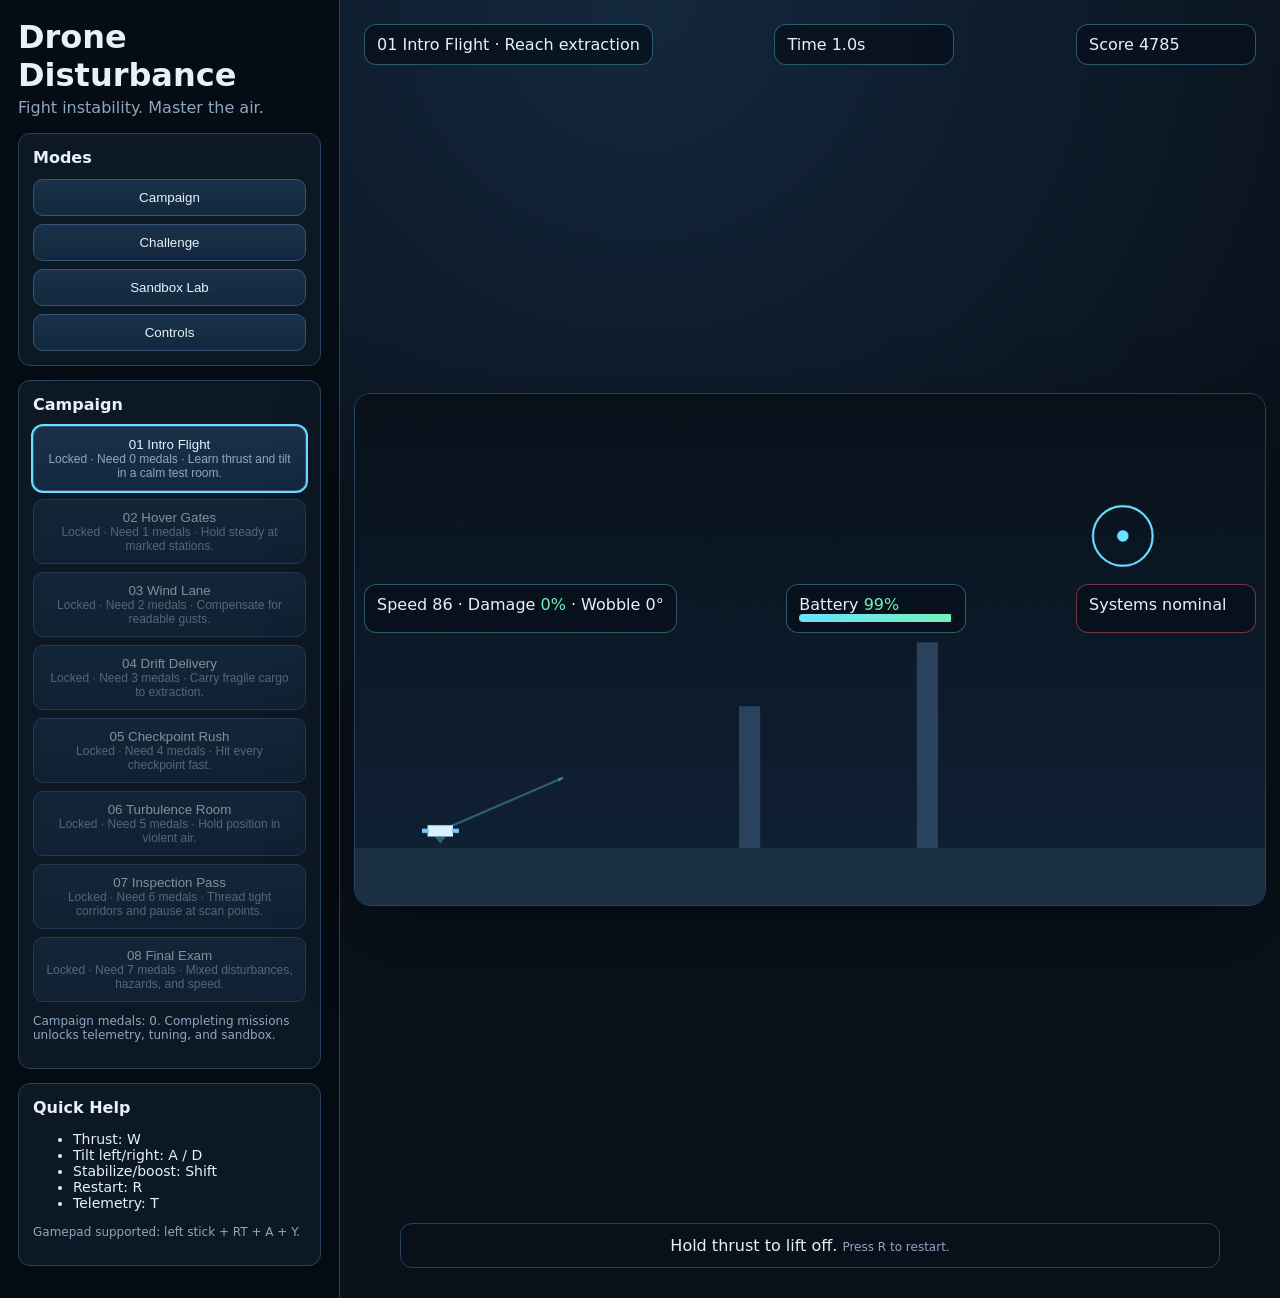
<file: index.html>
<!DOCTYPE html>
<html lang="en">
<head>
  <meta charset="UTF-8" />
  <meta name="viewport" content="width=device-width, initial-scale=1.0" />
  <title>Drone Disturbance</title>
  <link rel="stylesheet" href="style.css" />
</head>
<body>
  <div id="app">
    <aside id="sidebar">
      <h1>Drone Disturbance</h1>
      <p class="tag">Fight instability. Master the air.</p>

      <section class="panel">
        <h2>Modes</h2>
        <div class="button-grid">
          <button data-view="campaign">Campaign</button>
          <button data-view="challenge">Challenge</button>
          <button data-view="sandbox">Sandbox Lab</button>
          <button data-view="settings">Controls</button>
        </div>
      </section>

      <section id="menu-panel" class="panel"></section>

      <section class="panel small">
        <h2>Quick Help</h2>
        <ul>
          <li>Thrust: <span data-bind-label="thrust">W</span></li>
          <li>Tilt left/right: <span data-bind-label="left">A</span> / <span data-bind-label="right">D</span></li>
          <li>Stabilize/boost: <span data-bind-label="stabilize">Shift</span></li>
          <li>Restart: <span data-bind-label="restart">R</span></li>
          <li>Telemetry: <span data-bind-label="telemetry">T</span></li>
        </ul>
        <p class="tiny">Gamepad supported: left stick + RT + A + Y.</p>
      </section>
    </aside>

    <main id="main">
      <div id="hud">
        <div class="hud-row top">
          <div id="objective-box" class="hud-box"></div>
          <div id="timer-box" class="hud-box"></div>
          <div id="score-box" class="hud-box"></div>
        </div>
        <div class="hud-row bottom">
          <div id="status-box" class="hud-box"></div>
          <div id="battery-box" class="hud-box"></div>
          <div id="warning-box" class="hud-box warning"></div>
        </div>
      </div>

      <canvas id="game" width="1280" height="720"></canvas>
      <canvas id="telemetry" width="320" height="180"></canvas>

      <div id="overlay"></div>
      <div id="prompt"></div>
      <div id="results" class="hidden"></div>
    </main>
  </div>

  <script src="app.js"></script>
</body>
</html>
</file>
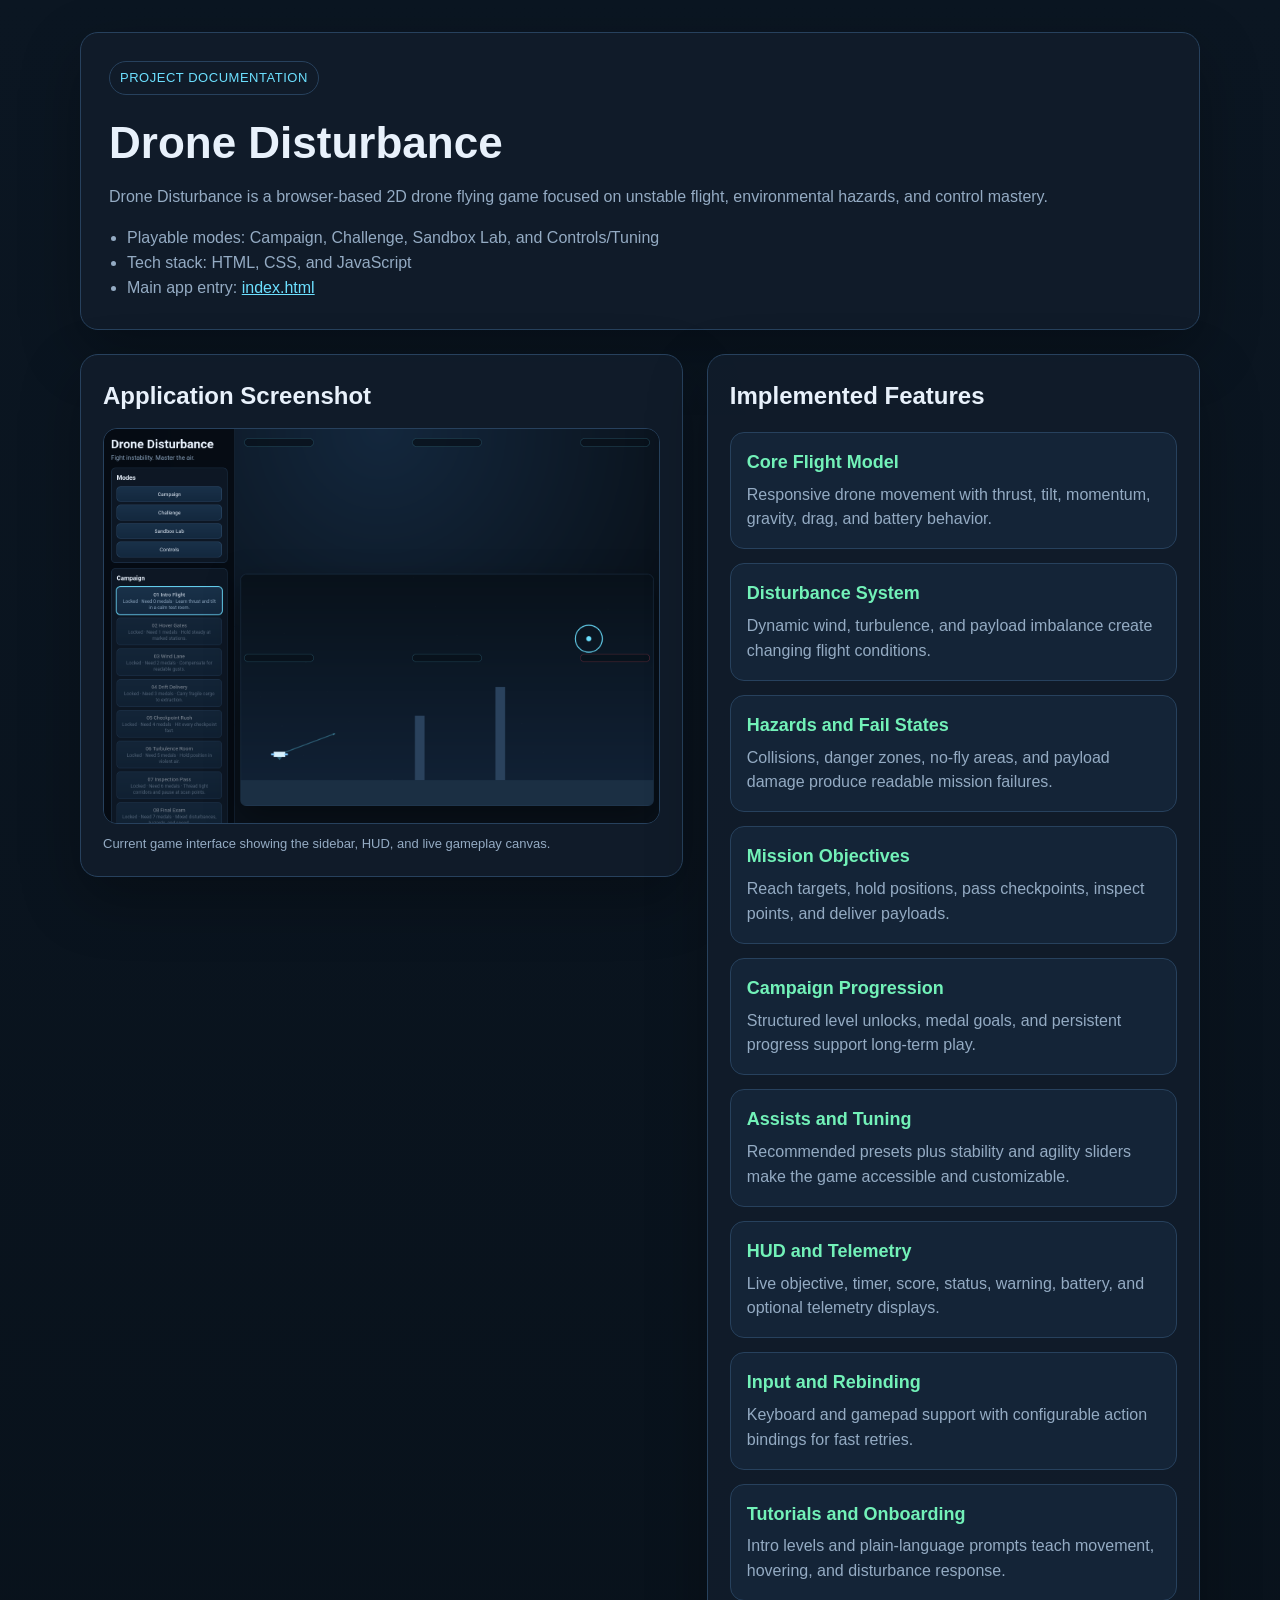
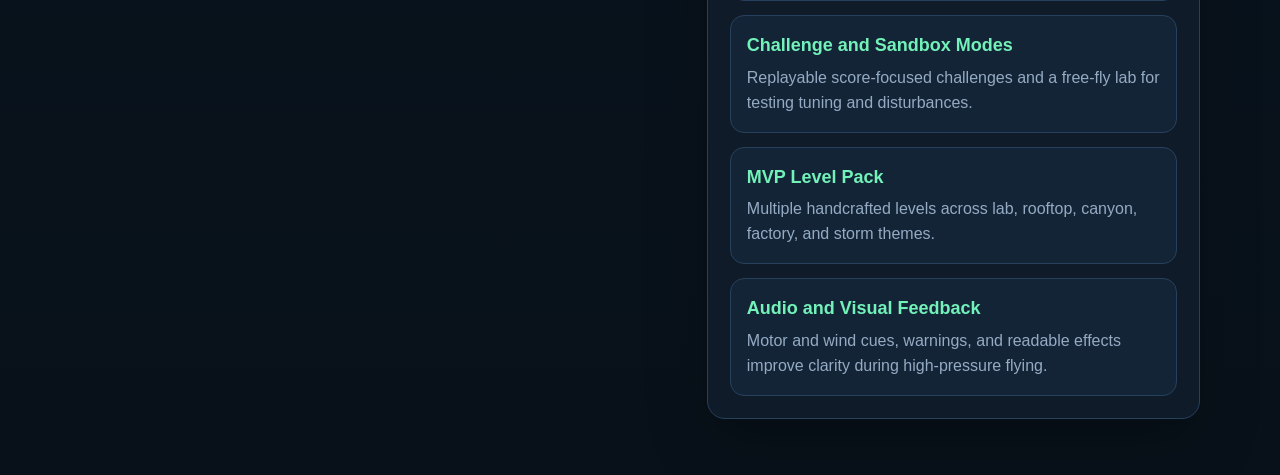
<file: docs/documentation.html>
<!DOCTYPE html>
<html lang="en">
<head>
  <meta charset="UTF-8" />
  <meta name="viewport" content="width=device-width, initial-scale=1.0" />
  <title>Drone Disturbance - Documentation</title>
  <style>
    :root {
      --bg: #08111a;
      --panel: #101c2a;
      --panel-2: #142437;
      --line: #27415d;
      --text: #e8f1fb;
      --muted: #94abc3;
      --accent: #6ce0ff;
      --ok: #72f1b8;
    }
    * { box-sizing: border-box; }
    body {
      margin: 0;
      font-family: Inter, Arial, sans-serif;
      background: linear-gradient(180deg, #0b1622, var(--bg));
      color: var(--text);
      line-height: 1.55;
    }
    .wrap {
      width: min(1120px, calc(100% - 32px));
      margin: 0 auto;
      padding: 32px 0 56px;
    }
    .hero, .card {
      background: rgba(16, 28, 42, 0.94);
      border: 1px solid var(--line);
      border-radius: 18px;
      box-shadow: 0 22px 60px rgba(0, 0, 0, 0.28);
    }
    .hero {
      padding: 28px;
      margin-bottom: 24px;
    }
    h1, h2, h3 { margin-top: 0; }
    h1 { font-size: clamp(30px, 5vw, 44px); margin-bottom: 8px; }
    h2 { font-size: 24px; margin-bottom: 14px; }
    p { margin: 0 0 12px; color: var(--muted); }
    .badge {
      display: inline-block;
      padding: 6px 10px;
      border: 1px solid var(--line);
      border-radius: 999px;
      color: var(--accent);
      margin-bottom: 14px;
      font-size: 13px;
      letter-spacing: 0.04em;
      text-transform: uppercase;
    }
    .grid {
      display: grid;
      grid-template-columns: 1.1fr 0.9fr;
      gap: 24px;
      align-items: start;
    }
    .card { padding: 22px; }
    .shot {
      width: 100%;
      display: block;
      border-radius: 14px;
      border: 1px solid var(--line);
      background: #091521;
    }
    .caption {
      margin-top: 10px;
      font-size: 13px;
      color: var(--muted);
    }
    .features {
      display: grid;
      gap: 14px;
      margin-top: 18px;
    }
    .feature {
      padding: 16px;
      border-radius: 14px;
      border: 1px solid var(--line);
      background: var(--panel-2);
    }
    .feature h3 {
      margin-bottom: 6px;
      font-size: 18px;
      color: var(--ok);
    }
    .feature p { margin: 0; }
    ul.meta {
      margin: 16px 0 0;
      padding-left: 18px;
      color: var(--muted);
    }
    a { color: var(--accent); }
    @media (max-width: 900px) {
      .grid { grid-template-columns: 1fr; }
    }
  </style>
</head>
<body>
  <div class="wrap">
    <section class="hero">
      <div class="badge">Project Documentation</div>
      <h1>Drone Disturbance</h1>
      <p>Drone Disturbance is a browser-based 2D drone flying game focused on unstable flight, environmental hazards, and control mastery.</p>
      <ul class="meta">
        <li>Playable modes: Campaign, Challenge, Sandbox Lab, and Controls/Tuning</li>
        <li>Tech stack: HTML, CSS, and JavaScript</li>
        <li>Main app entry: <a href="../index.html">index.html</a></li>
      </ul>
    </section>

    <div class="grid">
      <section class="card">
        <h2>Application Screenshot</h2>
        <img class="shot" src="../assets/drone-disturbance-screenshot.png" alt="Drone Disturbance application screenshot" />
        <div class="caption">Current game interface showing the sidebar, HUD, and live gameplay canvas.</div>
      </section>

      <section class="card">
        <h2>Implemented Features</h2>
        <div class="features">
          <article class="feature">
            <h3>Core Flight Model</h3>
            <p>Responsive drone movement with thrust, tilt, momentum, gravity, drag, and battery behavior.</p>
          </article>
          <article class="feature">
            <h3>Disturbance System</h3>
            <p>Dynamic wind, turbulence, and payload imbalance create changing flight conditions.</p>
          </article>
          <article class="feature">
            <h3>Hazards and Fail States</h3>
            <p>Collisions, danger zones, no-fly areas, and payload damage produce readable mission failures.</p>
          </article>
          <article class="feature">
            <h3>Mission Objectives</h3>
            <p>Reach targets, hold positions, pass checkpoints, inspect points, and deliver payloads.</p>
          </article>
          <article class="feature">
            <h3>Campaign Progression</h3>
            <p>Structured level unlocks, medal goals, and persistent progress support long-term play.</p>
          </article>
          <article class="feature">
            <h3>Assists and Tuning</h3>
            <p>Recommended presets plus stability and agility sliders make the game accessible and customizable.</p>
          </article>
          <article class="feature">
            <h3>HUD and Telemetry</h3>
            <p>Live objective, timer, score, status, warning, battery, and optional telemetry displays.</p>
          </article>
          <article class="feature">
            <h3>Input and Rebinding</h3>
            <p>Keyboard and gamepad support with configurable action bindings for fast retries.</p>
          </article>
          <article class="feature">
            <h3>Tutorials and Onboarding</h3>
            <p>Intro levels and plain-language prompts teach movement, hovering, and disturbance response.</p>
          </article>
          <article class="feature">
            <h3>Challenge and Sandbox Modes</h3>
            <p>Replayable score-focused challenges and a free-fly lab for testing tuning and disturbances.</p>
          </article>
          <article class="feature">
            <h3>MVP Level Pack</h3>
            <p>Multiple handcrafted levels across lab, rooftop, canyon, factory, and storm themes.</p>
          </article>
          <article class="feature">
            <h3>Audio and Visual Feedback</h3>
            <p>Motor and wind cues, warnings, and readable effects improve clarity during high-pressure flying.</p>
          </article>
        </div>
      </section>
    </div>
  </div>
</body>
</html>
</file>
<file: style.css>
:root {
  --bg: #09111a;
  --panel: rgba(14, 25, 38, 0.92);
  --panel-2: rgba(20, 36, 54, 0.92);
  --line: #28425e;
  --text: #e7f0fb;
  --muted: #8ea7c1;
  --accent: #6ce0ff;
  --warn: #ffd166;
  --danger: #ff5d73;
  --ok: #72f1b8;
}
* { box-sizing: border-box; }
body {
  margin: 0;
  font-family: Inter, system-ui, sans-serif;
  background: radial-gradient(circle at top, #13273d, var(--bg) 55%);
  color: var(--text);
}
#app {
  display: grid;
  grid-template-columns: 340px 1fr;
  min-height: 100vh;
}
#sidebar {
  padding: 18px;
  border-right: 1px solid var(--line);
  background: rgba(5, 11, 18, 0.92);
  overflow: auto;
}
h1 { margin: 0 0 4px; font-size: 32px; }
h2 { margin: 0 0 12px; font-size: 16px; }
.tag { margin: 0 0 16px; color: var(--muted); }
.panel {
  background: var(--panel);
  border: 1px solid var(--line);
  border-radius: 12px;
  padding: 14px;
  margin-bottom: 14px;
}
.panel.small { font-size: 14px; }
.button-grid, .stack { display: grid; gap: 8px; }
button, select, input[type="range"] {
  width: 100%;
}
button {
  background: linear-gradient(180deg, #193149, #13283e);
  border: 1px solid #355679;
  color: var(--text);
  border-radius: 10px;
  padding: 10px 12px;
  cursor: pointer;
}
button:hover { filter: brightness(1.1); }
button.inline { width: auto; }
button.active { outline: 2px solid var(--accent); }
.locked { opacity: 0.55; }
.tiny { color: var(--muted); font-size: 12px; }
.row {
  display: flex;
  gap: 8px;
  align-items: center;
}
.row > * { flex: 1; }
label { display: block; font-size: 13px; color: var(--muted); margin: 10px 0 4px; }
.progress {
  height: 8px;
  border-radius: 999px;
  background: #13263b;
  overflow: hidden;
}
.progress > div {
  height: 100%;
  background: linear-gradient(90deg, var(--accent), var(--ok));
}
#main {
  position: relative;
  display: flex;
  align-items: center;
  justify-content: center;
  padding: 14px;
}
#game {
  width: min(100%, 1280px);
  aspect-ratio: 16/9;
  background: linear-gradient(180deg, #091521, #08111a);
  border: 1px solid var(--line);
  border-radius: 16px;
  box-shadow: 0 30px 80px rgba(0,0,0,.35);
}
#hud {
  position: absolute;
  inset: 24px 24px auto 24px;
  pointer-events: none;
}
.hud-row {
  display: flex;
  justify-content: space-between;
  gap: 12px;
  margin-bottom: 12px;
}
.hud-row.bottom {
  position: absolute;
  left: 0;
  right: 0;
  top: 560px;
}
.hud-box {
  min-width: 180px;
  max-width: 420px;
  padding: 10px 12px;
  border: 1px solid rgba(108,224,255,.35);
  border-radius: 12px;
  background: rgba(8, 16, 26, 0.74);
  backdrop-filter: blur(10px);
}
.warning { border-color: rgba(255,93,115,.45); }
#telemetry {
  position: absolute;
  right: 30px;
  bottom: 30px;
  width: 320px;
  height: 180px;
  border-radius: 12px;
  border: 1px solid var(--line);
  background: rgba(7, 16, 25, .85);
  display: none;
}
#overlay, #prompt, #results {
  position: absolute;
  left: 50%;
  transform: translateX(-50%);
  text-align: center;
}
#overlay {
  top: 30px;
  width: 70%;
  pointer-events: none;
  font-size: 20px;
  text-shadow: 0 4px 18px rgba(0,0,0,.6);
}
#prompt {
  bottom: 30px;
  width: min(820px, calc(100% - 40px));
  padding: 12px 16px;
  border-radius: 12px;
  background: rgba(8, 16, 26, 0.82);
  border: 1px solid var(--line);
}
#results {
  top: 100px;
  width: min(560px, calc(100% - 32px));
  padding: 20px;
  border-radius: 16px;
  background: rgba(4, 9, 15, 0.95);
  border: 1px solid var(--line);
}
.hidden { display: none !important; }
.medal { font-weight: 700; }
.good { color: var(--ok); }
.warn { color: var(--warn); }
.bad { color: var(--danger); }
.bind-row {
  display: grid;
  grid-template-columns: 1fr auto;
  gap: 8px;
  align-items: center;
  margin-bottom: 8px;
}
.list-card {
  border: 1px solid var(--line);
  border-radius: 10px;
  padding: 10px;
  margin-bottom: 8px;
  background: var(--panel-2);
}
.badge {
  display: inline-block;
  padding: 2px 8px;
  border-radius: 999px;
  font-size: 12px;
  border: 1px solid var(--line);
  color: var(--muted);
}
@media (max-width: 1100px) {
  #app { grid-template-columns: 1fr; }
  #sidebar { border-right: 0; border-bottom: 1px solid var(--line); }
  #hud { inset: 10px; }
  .hud-row.bottom { top: auto; bottom: 180px; }
}
</file>
